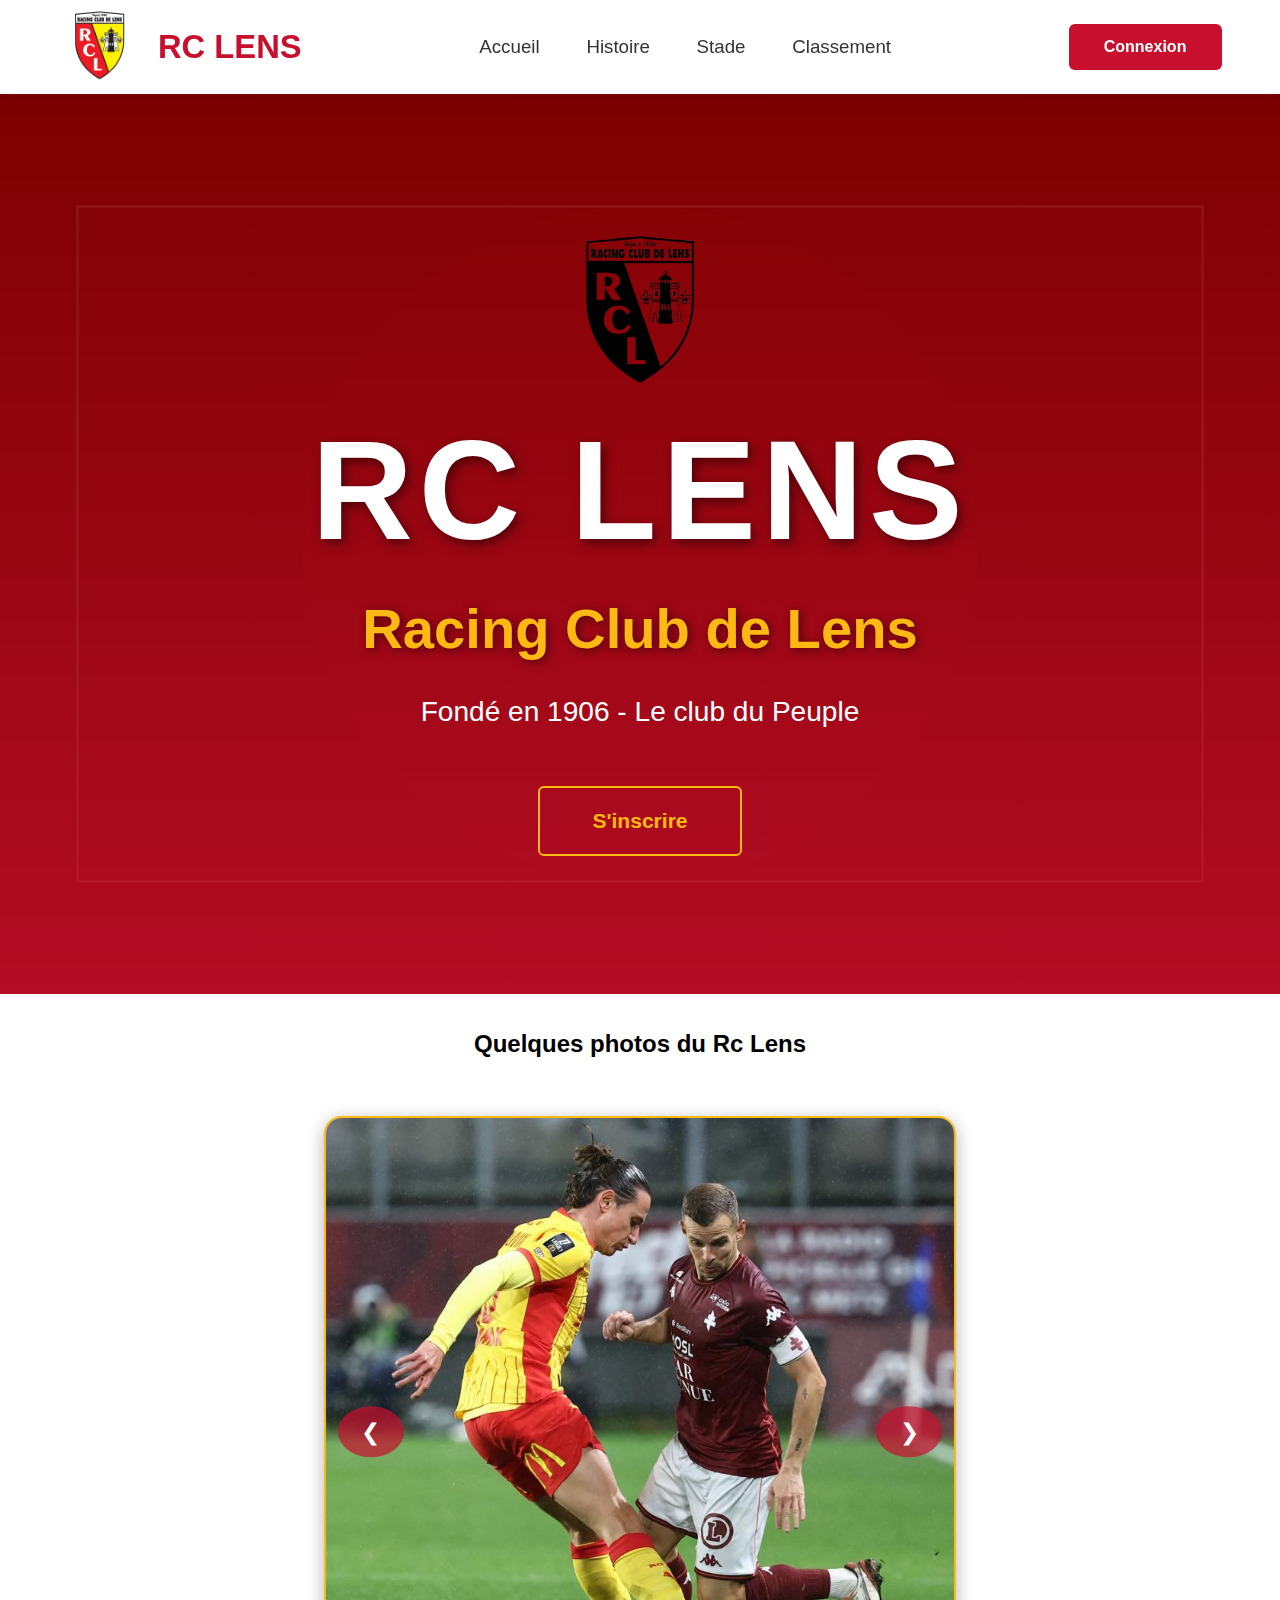
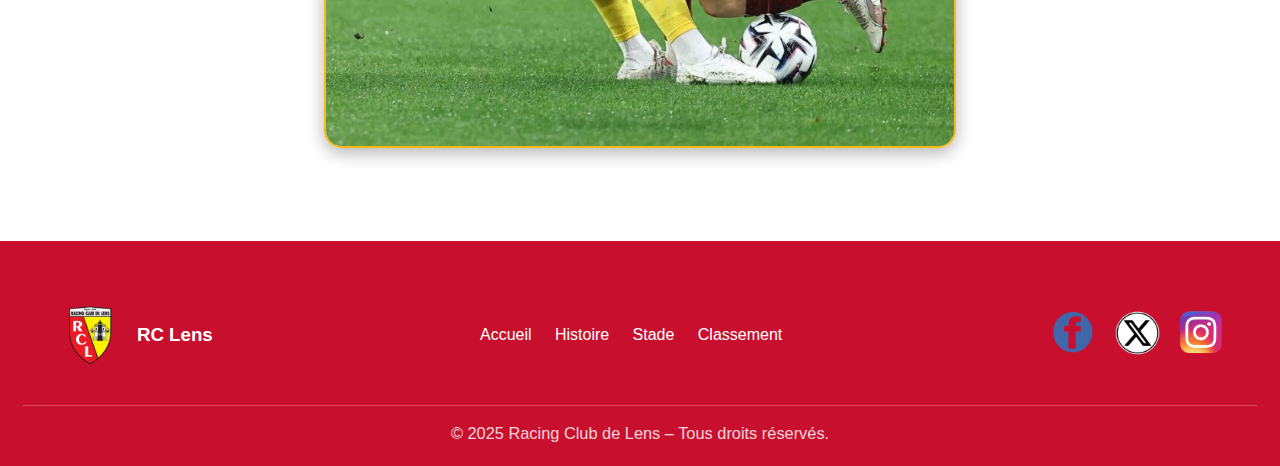
<file: index.html>
<!DOCTYPE html>
<html lang="fr">
<head>
    <meta charset="UTF-8">
    <meta name="viewport" content="width=device-width, initial-scale=1.0">
    <title>RC LENS - Racing Club de Lens</title>
    <link rel="stylesheet" href="css/style.css">
    <link rel="stylesheet" href="css/index.css">
    <link rel="icon" href="img/logo_lens_couleur.png" type="image/png">
</head>


<body>
    <header>
        <nav>
            <div class="logo">
                <a href="#accueil">
                    <img src="img/logo_lens_couleur.png" alt="Logo RC Lens" class="logo-img" id="logo_lens">
                </a>
                <span class="logo-text">RC LENS</span>
            </div>
            <ul class="nav-links">
                <li><a href="#accueil">Accueil</a></li>
                <li><a href="./histoire.html">Histoire</a></li>
                <li><a href="./stade.html">Stade</a></li>
                <li><a href="./classement.html">Classement</a></li>
            </ul>
            <a href="./connexion.html" class="btn-billetterie">Connexion</a>      
        </nav>
    </header>

    <section class="hero" id="accueil">
        <img src="img/logo_lens.png" alt="Logo RC Lens" class="logo-img" id="logo_lens2">
        <h1>RC LENS</h1>
        <h2>Racing Club de Lens</h2>
        <p>Fondé en 1906 - Le club du Peuple</p>
        <div class="hero-buttons">
            <a href="#palmares" class="btn-secondary">S'inscrire</a>
        </div>
    </section>

    <div section class="content">
         <br><br>
        <div class="Photo">
            <h2>Quelques photos du Rc Lens</h2>
        </div>

        <section class="lens-metz-carousel">
            <div class="carousel-container">
                <button class="carousel-btn prev">&#10094;</button>

                <div class="carousel-slide">
                    <img src="img/lens_metz.jpg" alt="Lens Metz 1">
                    <img src="img/evenement.jpg" alt="supporters">
                    <img src="img/supporters.jpg" alt="sarr">
                </div>

                <button class="carousel-btn next">&#10095;</button>
            </div>
        </section>


    </div>


    <footer class="footer">
        <div class="footer-content">
            <div class="footer-logo">
                <img src="img/logo_lens_couleur.png" alt="Logo RC Lens">
                <h3>RC Lens</h3>
            </div>

            <nav class="footer-nav">
                <ul>
                    <li><a href="./index.html">Accueil</a></li>
                    <li><a href="./histoire.html">Histoire</a></li>
                    <li><a href="./stade.html">Stade</a></li>
                    <li><a href="./classement.html">Classement</a></li>
                </ul>
            </nav>

        <div class="footer-socials">
            <a href="https://www.facebook.com/RCLens" target="_blank">
                <img src="img/facebook.png" alt="Facebook" class="social-icon">
            </a>
            <a href="https://x.com/RCLens" target="_blank">
                <img src="img/x.png" alt="X" class="social-icon">
            </a>
            <a href="https://www.instagram.com/rclens" target="_blank">
                <img src="img/instagram.png" alt="Instagram" class="social-icon">
            </a>
        </div>

        </div>

        <div class="footer-bottom">
            <p>© 2025 Racing Club de Lens – Tous droits réservés.</p>
        </div>
    </footer>

<script src="js/carousel.js"></script>
</body>
</html>
</file>
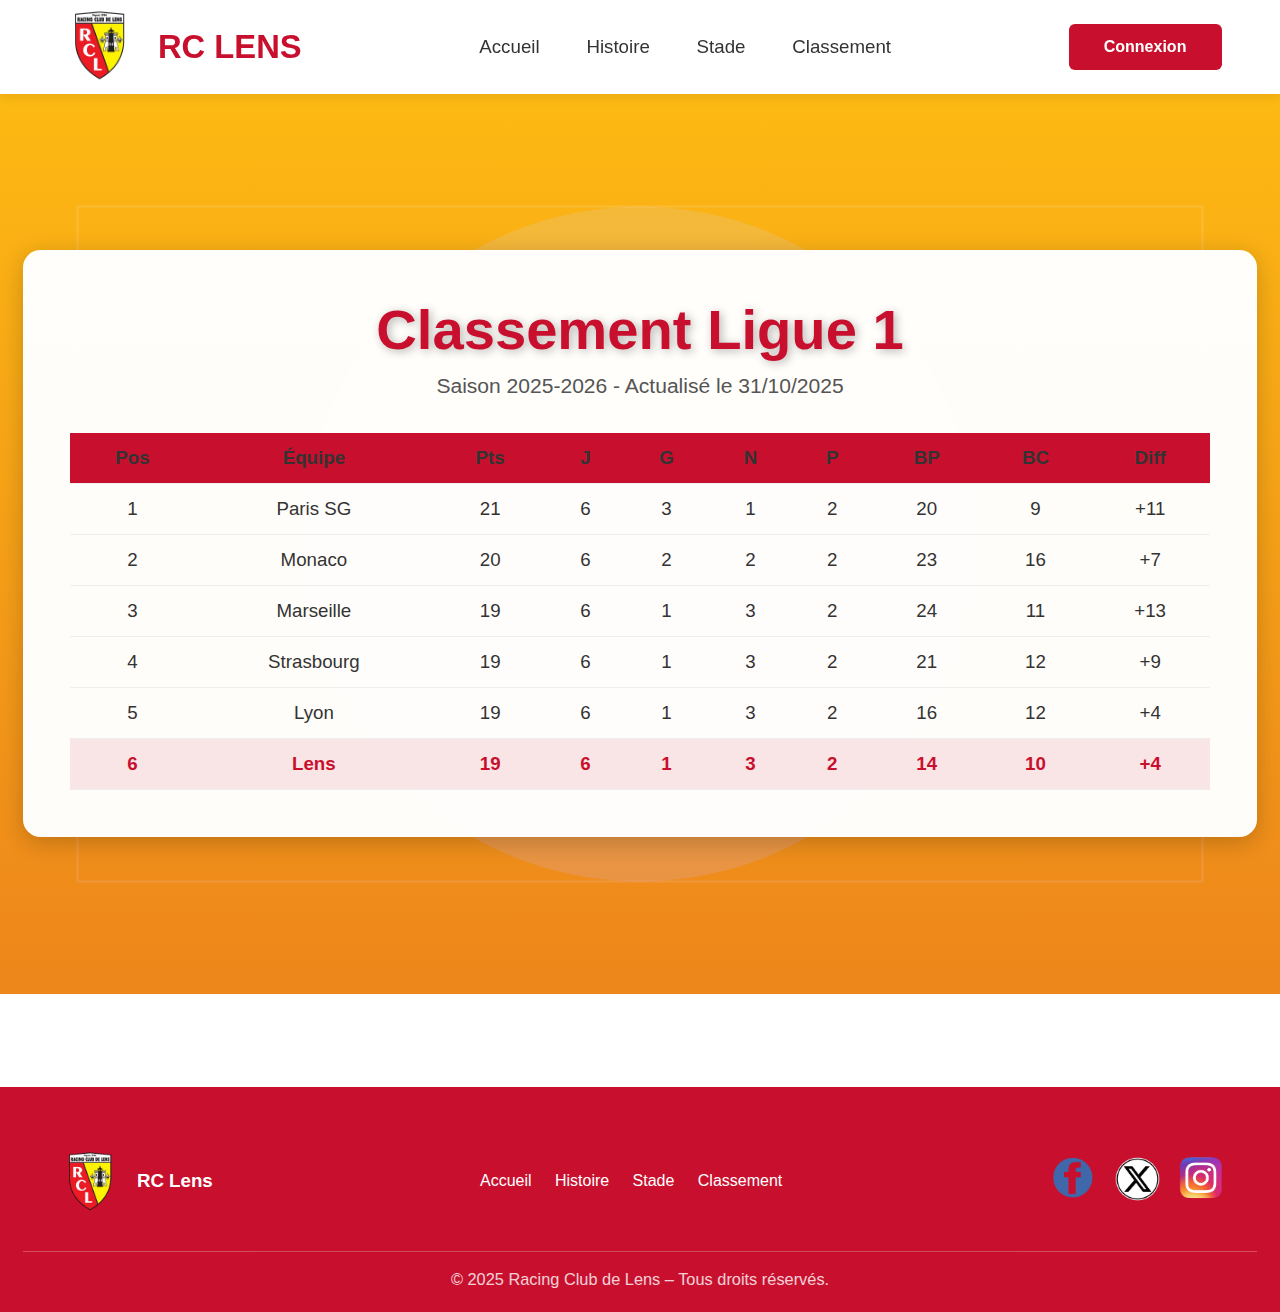
<file: classement.html>
<!DOCTYPE html>
<html lang="fr">
<head>
    <meta charset="UTF-8">
    <meta name="viewport" content="width=device-width, initial-scale=1.0">
    <title>Classement - RC LENS</title>
    <link rel="stylesheet" href="css/style.css">
    <link rel="stylesheet" href="css/classement.css">
    <link rel="icon" href="img/logo_lens_couleur.png" type="image/png">
</head>

<body>
    <header>
        <nav>
            <div class="logo">
                <a href="./index.html">
                    <img src="img/logo_lens_couleur.png" alt="Logo RC Lens" class="logo-img" id="logo_lens">
                </a>
                <span class="logo-text">RC LENS</span>
            </div>
            <ul class="nav-links">
                <li><a href="./index.html">Accueil</a></li>
                <li><a href="./histoire.html">Histoire</a></li>
                <li><a href="./stade.html">Stade</a></li>
                <li><a href="./classement.html">Classement</a></li>
            </ul>
            <a href="./connexion.html" class="btn-billetterie">Connexion</a>
        </nav>
    </header>
    
    <section class="classement-hero">
        <div class="classement-container">
            <h1>Classement Ligue 1</h1>
            <p>Saison 2025-2026 - Actualisé le 31/10/2025</p>
            <table class="classement-table">
                <thead>
                    <tr>
                        <th>Pos</th>
                        <th>Équipe</th>
                        <th>Pts</th>
                        <th>J</th>
                        <th>G</th>
                        <th>N</th>
                        <th>P</th>
                        <th>BP</th>
                        <th>BC</th>
                        <th>Diff</th>
                    </tr>
                </thead>
                <tbody>
                    <tr>
                        <td>1</td>
                        <td>Paris SG</td>
                        <td>21</td>
                        <td>6</td>
                        <td>3</td>
                        <td>1</td>
                        <td>2</td>
                        <td>20</td>
                        <td>9</td>
                        <td>+11</td>
                    </tr>
                    <tr>
                        <td>2</td>
                        <td>Monaco</td>
                        <td>20</td>
                        <td>6</td>
                        <td>2</td>
                        <td>2</td>
                        <td>2</td>
                        <td>23</td>
                        <td>16</td>
                        <td>+7</td>
                    </tr>
                    <tr>
                        <td>3</td>
                        <td>Marseille</td>
                        <td>19</td>
                        <td>6</td>
                        <td>1</td>
                        <td>3</td>
                        <td>2</td>
                        <td>24</td>
                        <td>11</td>
                        <td>+13</td>
                    </tr>
                    <tr>
                        <td>4</td>
                        <td>Strasbourg</td>
                        <td>19</td>
                        <td>6</td>
                        <td>1</td>
                        <td>3</td>
                        <td>2</td>
                        <td>21</td>
                        <td>12</td>
                        <td>+9</td>
                    </tr>
                    <tr>
                        <td>5</td>
                        <td>Lyon</td>
                        <td>19</td>
                        <td>6</td>
                        <td>1</td>
                        <td>3</td>
                        <td>2</td>
                        <td>16</td>
                        <td>12</td>
                        <td>+4</td>
                    </tr>
                    <tr class="rc-lens">
                        <td>6</td>
                        <td>Lens</td>
                        <td>19</td>
                        <td>6</td>
                        <td>1</td>
                        <td>3</td>
                        <td>2</td>
                        <td>14</td>
                        <td>10</td>
                        <td>+4</td>
                    </tr>
                </tbody>
            </table>
        </div>
    </section>



    <footer class="footer">
        <div class="footer-content">
            <div class="footer-logo">
                <img src="img/logo_lens_couleur.png" alt="Logo RC Lens">
                <h3>RC Lens</h3>
            </div>

            <nav class="footer-nav">
                <ul>
                    <li><a href="./index.html">Accueil</a></li>
                    <li><a href="./histoire.html">Histoire</a></li>
                    <li><a href="./stade.html">Stade</a></li>
                    <li><a href="./classement.html">Classement</a></li>
                </ul>
            </nav>

            <div class="footer-socials">
                <a href="https://www.facebook.com/RCLens" target="_blank">
                    <img src="img/facebook.png" alt="Facebook" class="social-icon">
                </a>
                <a href="https://x.com/RCLens" target="_blank">
                    <img src="img/x.png" alt="X" class="social-icon">
                </a>
                <a href="https://www.instagram.com/rclens" target="_blank">
                    <img src="img/instagram.png" alt="Instagram" class="social-icon">
                </a>
            </div>
        </div>

        <div class="footer-bottom">
            <p>© 2025 Racing Club de Lens – Tous droits réservés.</p>
        </div>
    </footer>

</body>
</html>
</file>
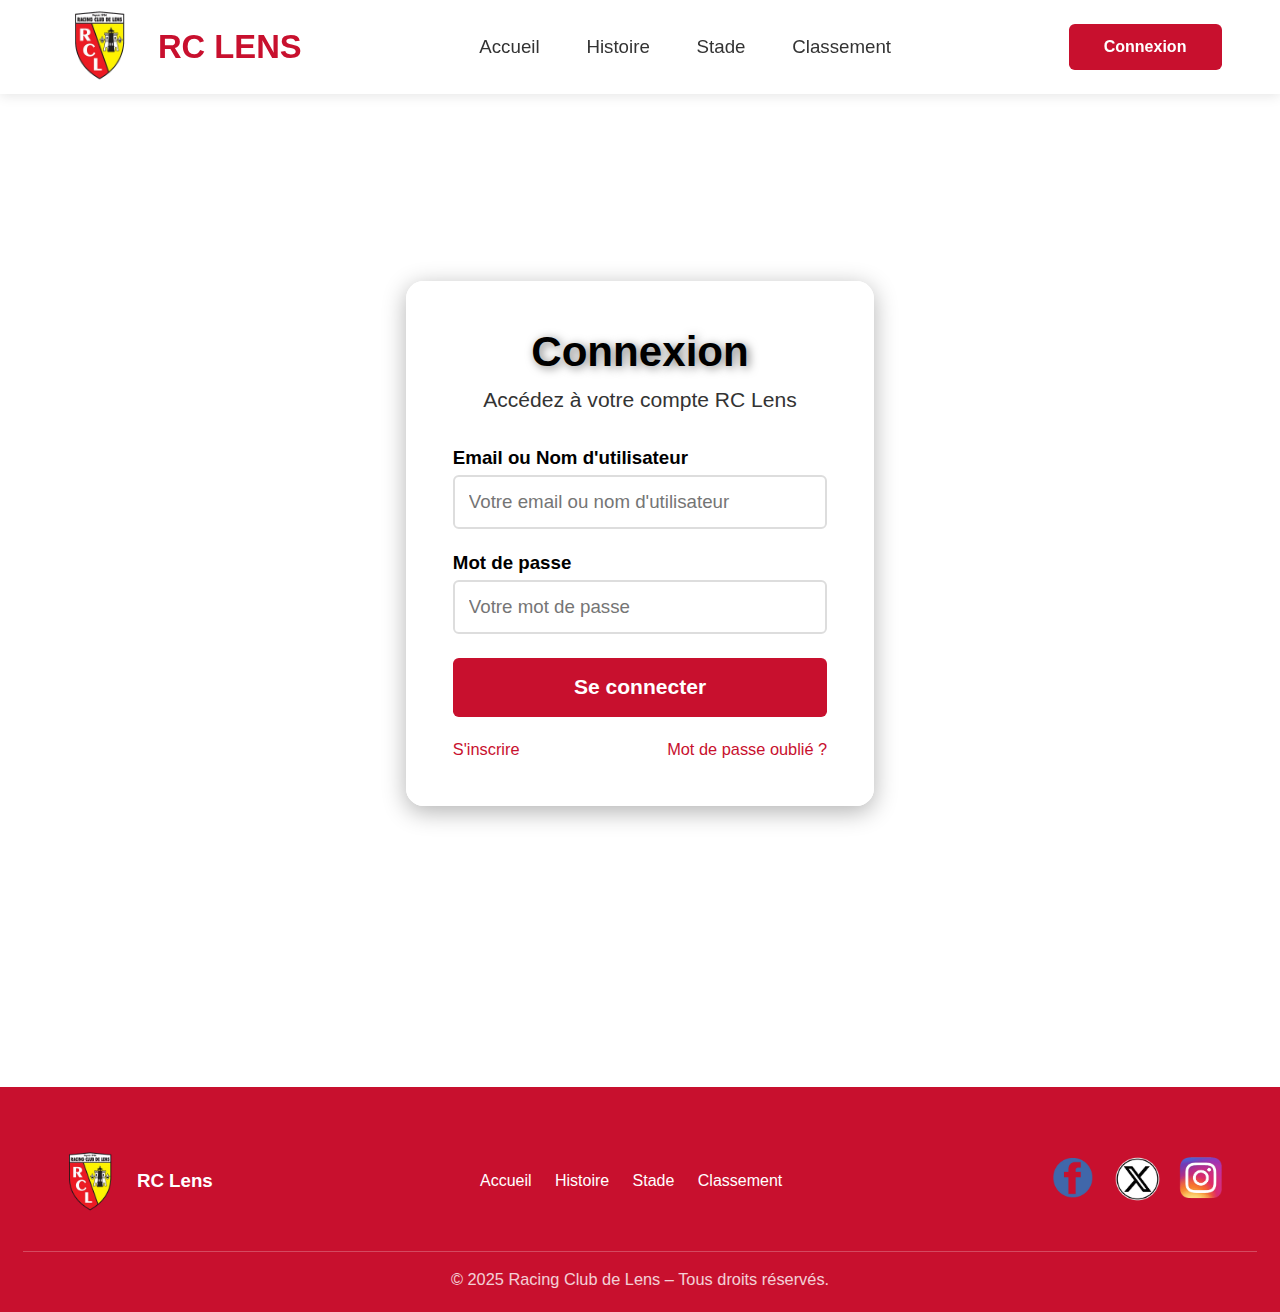
<file: connexion.html>
<!DOCTYPE html>
<html lang="fr">
<head>
    <meta charset="UTF-8">
    <meta name="viewport" content="width=device-width, initial-scale=1.0">
    <title>Connexion - RC LENS</title>
    <link rel="stylesheet" href="css/style.css">
    <link rel="stylesheet" href="css/connexion.css">
    <link rel="icon" href="img/logo_lens_couleur.png" type="image/png">
</head>

<body>
    <header>
        <nav>
            <div class="logo">
                <a href="./index.html">
                    <img src="img/logo_lens_couleur.png" alt="Logo RC Lens" class="logo-img" id="logo_lens">
                </a>
                <span class="logo-text">RC LENS</span>
            </div>
            <ul class="nav-links">
                <li><a href="./index.html">Accueil</a></li>
                <li><a href="./histoire.html">Histoire</a></li>
                <li><a href="./stade.html">Stade</a></li>
                <li><a href="./classement.html">Classement</a></li>
            </ul>
            <a href="./connexion.html" class="btn-billetterie">Connexion</a>      
        </nav>
    </header>

    <section class="connexion-hero">
        <div class="connexion-container">
            <h1>Connexion</h1>
            <p>Accédez à votre compte RC Lens</p>
            <form action="#" method="post" class="connexion-form"> 
                <div class="form-group">
                    <label for="email">Email ou Nom d'utilisateur</label>
                    <input type="text" id="email" name="email" required placeholder="Votre email ou nom d'utilisateur">
                </div>
                <div class="form-group">
                    <label for="password">Mot de passe</label>
                    <input type="password" id="password" name="password" required placeholder="Votre mot de passe">
                </div>
                <button type="submit" class="btn-connexion">Se connecter</button>
                <div class="form-links">
                    <a href="./inscription.html">S'inscrire</a> 
                    <a href="#forgot">Mot de passe oublié ?</a>
                </div>
            </form>
        </div>
    </section>

    <footer class="footer">
        <div class="footer-content">
            <div class="footer-logo">
                <img src="img/logo_lens_couleur.png" alt="Logo RC Lens">
                <h3>RC Lens</h3>
            </div>

            <nav class="footer-nav">
                <ul>
                    <li><a href="./index.html">Accueil</a></li>
                    <li><a href="./histoire.html">Histoire</a></li>
                    <li><a href="./stade.html">Stade</a></li>
                    <li><a href="./classement.html">Classement</a></li>
                </ul>
            </nav>

            <div class="footer-socials">
                <a href="https://www.facebook.com/RCLens" target="_blank">
                    <img src="img/facebook.png" alt="Facebook" class="social-icon">
                </a>
                <a href="https://x.com/RCLens" target="_blank">
                    <img src="img/x.png" alt="X" class="social-icon">
                </a>
                <a href="https://www.instagram.com/rclens" target="_blank">
                    <img src="img/instagram.png" alt="Instagram" class="social-icon">
                </a>
            </div>
        </div>

        <div class="footer-bottom">
            <p>© 2025 Racing Club de Lens – Tous droits réservés.</p>
        </div>
    </footer>

</body>
</html>
</file>
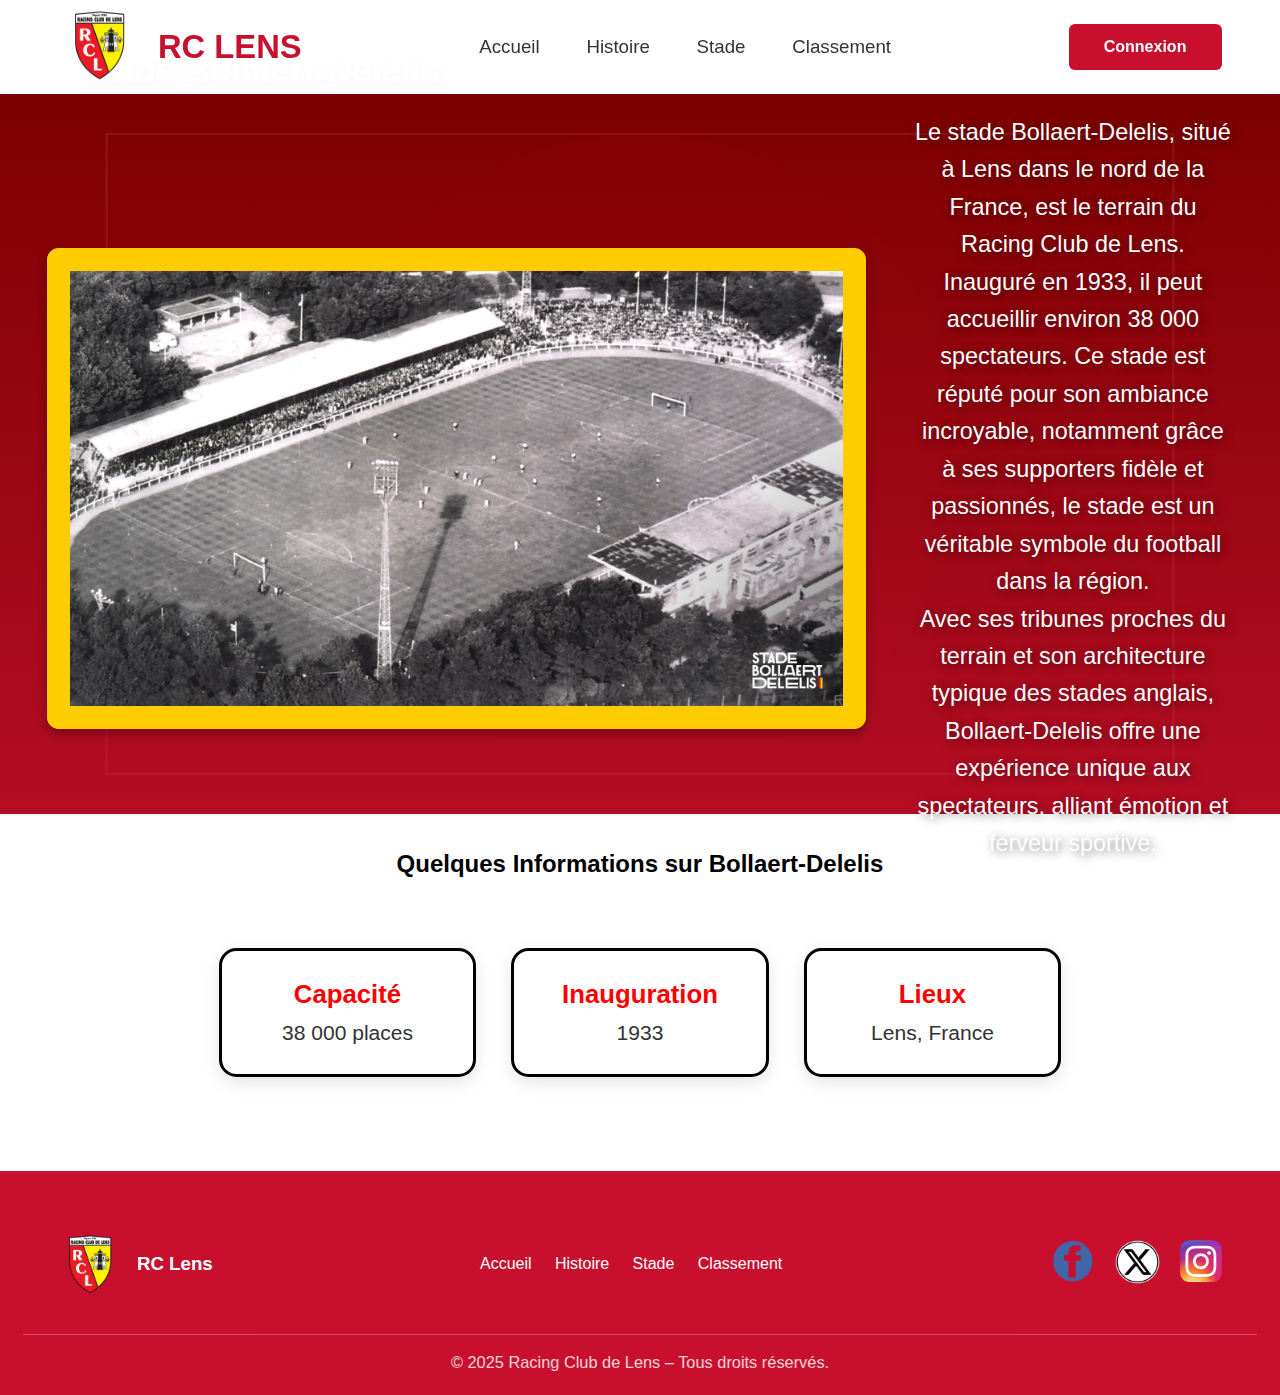
<file: stade.html>
<!DOCTYPE html>
<html lang="fr">
<head>
    <meta charset="UTF-8">
    <meta name="viewport" content="width=device-width, initial-scale=1.0">
    <title>RC LENS - Racing Club de Lens</title>
    <link rel="stylesheet" href="css/style.css">
    <link rel="stylesheet" href="css/stade.css">
    <link rel="icon" href="img/logo_lens_couleur.png" type="image/png">
</head>


<body>
    <header>
        <nav>
            <div class="logo">
                <a href="./index.html">
                    <img src="img/logo_lens_couleur.png" alt="Logo RC Lens" class="logo-img" id="logo_lens">
                </a>
                <span class="logo-text">RC LENS</span>
            </div>
            <ul class="nav-links">
                <li><a href="./index.html">Accueil</a></li>
                <li><a href="./histoire.html">Histoire</a></li>
                <li><a href="./stade.html">Stade</a></li>
                <li><a href="./classement.html">Classement</a></li>
            </ul>
            <a href="./connexion.html" class="btn-billetterie">Connexion</a>      
        </nav>
    </header>

    <section class="stade-hero" id="accueil">
        <h1>Stade Bollaert-Delelis</h1>
        <div class="stade-content">
            <div class="Bollaert">
                <img src="img/bollaert.jpg" alt="Bollaert">
            </div>
            <div class="stade-description">
                <p> Le stade Bollaert-Delelis, situé à Lens dans le nord de la France, est le terrain du Racing Club de Lens. 
                    <br> Inauguré en 1933, il peut accueillir environ 38 000 spectateurs. Ce stade est réputé pour son ambiance incroyable, notamment grâce à ses supporters fidèle et passionnés, le stade est un véritable symbole du football dans la région. 
                    <br> Avec ses tribunes proches du terrain et son architecture typique des stades anglais, Bollaert-Delelis offre une expérience unique aux spectateurs, alliant émotion et ferveur sportive.</p>
            </div>
        </div>
    </section>

    <div section class="content">
         <br><br>
        <div class="Photo">
            <h2>Quelques Informations sur Bollaert-Delelis</h2>
        </div>

        <div class="info-cards">
            <div class="info-card">
                <h3>Capacité</h3>
                <p>38 000 places</p>
            </div>

            <div class="info-card">
                <h3>Inauguration</h3>
                <p>1933</p>
            </div>

            <div class="info-card">
                <h3>Lieux</h3>
                <p>Lens, France</p>
            </div>
        </div>

    </div>


    <footer class="footer">
        <div class="footer-content">
            <div class="footer-logo">
                <img src="img/logo_lens_couleur.png" alt="Logo RC Lens">
                <h3>RC Lens</h3>
            </div>

            <nav class="footer-nav">
                <ul>
                    <li><a href="./index.html">Accueil</a></li>
                    <li><a href="./histoire.html">Histoire</a></li>
                    <li><a href="./stade.html">Stade</a></li>
                    <li><a href="./classement.html">Classement</a></li>
                </ul>
            </nav>

        <div class="footer-socials">
            <a href="https://www.facebook.com/RCLens" target="_blank">
                <img src="img/facebook.png" alt="Facebook" class="social-icon">
            </a>
            <a href="https://x.com/RCLens" target="_blank">
                <img src="img/x.png" alt="X" class="social-icon">
            </a>
            <a href="https://www.instagram.com/rclens" target="_blank">
                <img src="img/instagram.png" alt="Instagram" class="social-icon">
            </a>
        </div>

        </div>

        <div class="footer-bottom">
            <p>© 2025 Racing Club de Lens – Tous droits réservés.</p>
        </div>
    </footer>

<script src="js/carousel.js"></script>
</body>
</html>
</file>
<file: css/style.css>
* {
    margin: 0;
    padding: 0;
    box-sizing: border-box;
}

body {
    font-family: 'Arial', sans-serif;
    overflow-x: hidden;
}

header {
    position: fixed;
    top: 0;
    width: 100%;
    background-color: rgba(255, 255, 255, 0.95);
    box-shadow: 0 0.26vh 1.3vh rgba(0, 0, 0, 0.1);
    z-index: 1000;
    padding: 0 6.5vh;
}

nav {
    display: flex;
    justify-content: space-between;
    align-items: center;
    height: 10.4vh;
}

.logo {
    display: flex;
    align-items: center;
    gap: 1.95vh;
}

.logo-circle {
    width: 6.5vh;
    height: 6.5vh;
    background-color: #C8102E;
    border-radius: 50%;
    display: flex;
    align-items: center;
    justify-content: center;
    font-weight: bold;
    color: white;
    font-size: 2.6vh;
}

.logo-text {
    font-size: 3.64vh;
    font-weight: bold;
    color: #C8102E;
}

.nav-links {
    display: flex;
    list-style: none;
    gap: 5.2vh;
}

.nav-links a {
    text-decoration: none;
    color: #333;
    font-size: 2.08vh;
    font-weight: 500;
    transition: color 0.3s;
}

.nav-links a:hover {
    color: #C8102E;
}

.btn-billetterie {
    background-color: #C8102E;
    color: white;
    padding: 1.56vh 3.9vh;
    border-radius: 0.65vh;
    text-decoration: none;
    font-weight: bold;
    transition: background-color 0.3s;
}

.btn-billetterie:hover {
    background-color: #a00d25;
}

#logo_lens {
    width: 9.1vh;
    height: auto;
}

.Photo {
    text-align: center;
    margin-bottom: 6.5vh;
}

footer {
    background-color: black;
    color: white;
    text-align: center;
    padding: 2.6vh 0;
    margin-top: 6.5vh;
}

/* FOOTER */
.footer {
    background-color: #C8102E; 
    color: white;
    padding: 5.2vh 2.6vh 2.6vh;
    margin-top: 10.4vh;
}

.footer-content {
    display: flex;
    flex-wrap: wrap;
    justify-content: space-between;
    align-items: center;
    max-width: 130vh;
    margin: 0 auto;
    text-align: center;
}

.footer-logo {
    display: flex;
    align-items: center;
    gap: 1.3vh;
}

.footer-logo img {
    width: 7.8vh;
    height: auto;
}

.footer-nav ul {
    list-style: none;
    display: flex;
    flex-wrap: wrap;
    gap: 2.6vh;
    padding: 0;
    margin: 0;
}

.footer-nav a {
    color: white;
    text-decoration: none;
    font-weight: 500;
    transition: color 0.3s;
}

.footer-nav a:hover {
    color: #FDB913; 
}

.footer-socials {
    display: flex;
    gap: 1.95vh;
}

.footer-socials a {
    color: white;
    text-decoration: none;
    font-weight: bold;
    transition: color 0.3s;
}

.footer-socials a:hover {
    color: #FDB913;
}

.footer-bottom {
    border-top: 0.13vh solid rgba(255,255,255,0.3);
    margin-top: 2.6vh;
    padding-top: 1.95vh;
    text-align: center;
    font-size: 1.82vh;
    opacity: 0.8;
}

.footer-socials img {
    width: 5.2vh;
    height: auto;
}
</file>
<file: css/index.css>
.hero {
    height: 100vh;
    background: linear-gradient(rgba(139, 0, 0, 0.6), rgba(200, 16, 46, 0.8)), 
                url('data:image/svg+xml,<svg xmlns="http://www.w3.org/2000/svg" viewBox="0 0 1200 800"><rect fill="%23600" width="1200" height="800"/><circle cx="600" cy="400" r="300" fill="%23700" opacity="0.3"/><rect x="100" y="100" width="1000" height="600" fill="none" stroke="%23fff" stroke-width="2" opacity="0.2"/></svg>');
    background-size: cover;
    background-position: center;
    display: flex;
    flex-direction: column;
    justify-content: center;
    align-items: center;
    text-align: center;
    color: white;
    padding: 0 2.6vh;
    margin-top: 10.4vh;
}

.hero h1 {
    font-size: 15.6vh;
    font-weight: 900;
    letter-spacing: 0.65vh;
    margin-bottom: 2.6vh;
    text-shadow: 0.39vh 0.39vh 1.3vh rgba(0, 0, 0, 0.5);
}

.hero h2 {
    font-size: 6.24vh;
    color: #FDB913;
    margin-bottom: 3.9vh;
    text-shadow: 0.26vh 0.26vh 1.04vh rgba(0, 0, 0, 0.5);
}

.hero p {
    font-size: 3.12vh;
    margin-bottom: 6.5vh;
    font-weight: 300;
}

.hero-buttons {
    display: flex;
    gap: 2.6vh;
    flex-wrap: wrap;
    justify-content: center;
}

.btn-primary {
    background-color: #C8102E;
    color: white;
    padding: 2.34vh 5.85vh;
    font-size: 2.34vh;
    font-weight: bold;
    text-decoration: none;
    border-radius: 0.65vh;
    transition: all 0.3s;
    border: 0.26vh solid #C8102E;
}

.btn-primary:hover {
    background-color: white;
    color: #C8102E;
    transform: translateY(-0.39vh);
    box-shadow: 0 0.65vh 1.95vh rgba(0, 0, 0, 0.3);
}

.btn-secondary {
    background-color: transparent;
    color: #FDB913;
    padding: 2.34vh 5.85vh;
    font-size: 2.34vh;
    font-weight: bold;
    text-decoration: none;
    border-radius: 0.65vh;
    border: 0.26vh solid #FDB913;
    transition: all 0.3s;
}

.btn-secondary:hover {
    background-color: #FDB913;
    color: #8B0000;
    transform: translateY(-0.39vh);
    box-shadow: 0 0.65vh 1.95vh rgba(253, 185, 19, 0.4);
}

#logo_lens {
    width: 9.1vh;
    height: auto;
}

#logo_lens2 {
    width: 19.5vh;
    height: auto;
    margin-bottom: 2.6vh;
}

.lens-metz {
    background-color: rgba(255, 255, 255, 0.1);
    border: 0.26vh solid #FDB913;
    border-radius: 1.95vh;
    max-width: 65vh;
    margin: 0 auto;
    padding: 5.2vh;
    text-align: center;
    box-shadow: 0 0.52vh 1.95vh rgba(0, 0, 0, 0.3);
    transition: transform 0.3s ease, box-shadow 0.3s ease;
}

.lens-metz:hover {
    transform: translateY(-0.65vh);
    box-shadow: 0 1.04vh 3.25vh rgba(253, 185, 19, 0.5);
}

.lens-metz h3 {
    color: #FDB913;
    font-size: 3.9vh;
    margin-bottom: 2.6vh;
    text-shadow: 0.13vh 0.13vh 0.65vh rgba(0, 0, 0, 0.5);
}

.lens-metz p {
    font-size: 2.6vh;
    color: black;
    margin-bottom: 3.9vh;
    font-weight: 300;
}

#lens_metz {
    width: 80%;
    max-width: 78vh;
    border-radius: 1.3vh;
    border: 0.39vh solid #FDB913;
    box-shadow: 0 0.65vh 2.6vh rgba(0, 0, 0, 0.5);
    transition: transform 0.4s ease;
}

#lens_metz:hover {
    transform: scale(1.05);
}

.lens-metz-carousel {
    max-width: 117vh;
    margin: 6.5vh auto;
    text-align: center;
    color: white;
}

.carousel-container {
    position: relative;
    overflow: hidden;
    border-radius: 1.95vh;
    border: 0.26vh solid #FDB913;
    box-shadow: 0 0.52vh 1.95vh rgba(0,0,0,0.3);
    max-width: 60%; 
    margin: 0 auto; 
}

.carousel-slide {
    display: flex;
    transition: transform 0.5s ease-in-out;
}

.carousel-slide img {
    min-width: 100%;
    height: auto;
    display: block;
    object-fit: cover;
}

.carousel-btn {
    position: absolute;
    top: 50%;
    transform: translateY(-50%);
    background-color: rgba(200,16,46,0.7);
    color: white;
    border: none;
    font-size: 2.6vh;
    padding: 1.3vh 2.6vh;
    cursor: pointer;
    border-radius: 50%;
    z-index: 10;
    transition: background-color 0.3s;
}

.carousel-btn:hover {
    background-color: #FDB913;
    color: #8B0000;
}

.carousel-btn.prev {
    left: 1.3vh;
}

.carousel-btn.next {
    right: 1.3vh;
}
</file>
<file: css/classement.css>
.classement-hero {
    min-height: 100vh;
    background: linear-gradient(rgba(253, 185, 19, 0.4), rgba(200, 16, 46, 0.3)), 
                url('data:image/svg+xml,<svg xmlns="http://www.w3.org/2000/svg" viewBox="0 0 1200 800"><rect fill="%23FDB913" width="1200" height="800"/><circle cx="600" cy="400" r="300" fill="%23ddd" opacity="0.3"/><rect x="100" y="100" width="1000" height="600" fill="none" stroke="%23fff" stroke-width="2" opacity="0.2"/></svg>');
    background-size: cover;
    background-position: center;
    display: flex;
    justify-content: center;
    align-items: center;
    text-align: center;
    color: white;
    padding: 13vh 2.6vh;
    margin-top: 10.4vh;
}

.classement-container {
    max-width: 156vh;
    width: 100%;
    background-color: rgba(255, 255, 255, 0.98); 
    border-radius: 1.95vh;
    padding: 5.2vh;
    box-shadow: 0 0.65vh 2.6vh rgba(0, 0, 0, 0.2);
}

.classement-container h1 {
    font-size: 6.24vh;
    font-weight: 900;
    color: #C8102E; 
    margin-bottom: 1.3vh;
    text-shadow: 0.26vh 0.26vh 1.04vh rgba(0, 0, 0, 0.3);
}

.classement-container p {
    font-size: 2.34vh;
    color: #555; 
    margin-bottom: 3.9vh;
}

.classement-table {
    width: 100%;
    border-collapse: collapse;
    font-size: 2.08vh;
    color: #333;
}

.classement-table th,
.classement-table td {
    padding: 1.56vh;
    text-align: center;
    border-bottom: 0.13vh solid #eee; 
}

.classement-table th {
    background-color: #C8102E;
    color: #333; 
    font-weight: bold;
}

.classement-table tr:hover {
    background-color: rgba(253, 185, 19, 0.1); /* Survol jaune */
}

.classement-table .rc-lens {
    background-color: rgba(200, 16, 46, 0.1); 
    font-weight: bold;
}

.classement-table .rc-lens td {
    color: #C8102E; 
}
</file>
<file: css/connexion.css>
.connexion-hero {
    height: 100vh;
    background: url('https://www.francebleu.fr/pikapi/images/764f05fb-b59c-4df8-aa5a-4e27e48dd132/1200x680?webp=false');
     
    background-size: cover;
    background-position: center;
    display: flex;
    justify-content: center;
    align-items: center;
    text-align: center;
    color: white;
    padding: 0 2.6vh;
    margin-top: 10.4vh; 
}

.connexion-container {
    background-color: rgba(255, 255, 255, 0.9); /* Fond a moitié transparent pour le formulaire */
    border-radius: 1.95vh;
    padding: 5.2vh;
    max-width: 52vh;
    width: 100%;
    box-shadow: 0 0.65vh 2.6vh rgba(0, 0, 0, 0.3);
}

.connexion-container h1 {
    font-size: 4.68vh;
    font-weight: 900;
    color: black; 
    margin-bottom: 1.3vh;
    text-shadow: 0.26vh 0.26vh 1.04vh rgba(0, 0, 0, 0.5);
}

.connexion-container p {
    font-size: 2.34vh;
    color: #333;
    margin-bottom: 3.9vh;
}

.connexion-form {
    display: flex;
    flex-direction: column;
    gap: 2.6vh;
}

.form-group {
    text-align: left;
}

.form-group label {
    display: block;
    font-size: 2.08vh;
    font-weight: 600;
    color: black;
    margin-bottom: 0.65vh;
}

.form-group input {
    width: 100%;
    padding: 1.56vh;
    border: 0.26vh solid #ddd;
    border-radius: 0.65vh;
    font-size: 2.08vh;
    transition: border-color 0.3s;
}

.form-group input:focus {
    border-color: #C8102E;
    outline: none;
}

.btn-connexion {
    background-color: #C8102E;
    color: white;
    padding: 1.95vh;
    font-size: 2.34vh;
    font-weight: bold;
    border: none;
    border-radius: 0.65vh;
    cursor: pointer;
    transition: background-color 0.3s;
}

.btn-connexion:hover {
    background-color: #a00d25;
}

.form-links {
    display: flex;
    justify-content: space-between;
    font-size: 1.82vh;
}

.form-links a {
    color: #C8102E;
    text-decoration: none;
    transition: color 0.3s;
}

.form-links a:hover {
    color: #FDB913; 
}
</file>
<file: css/stade.css>
.stade-hero {
    height: 80vh;
    background: linear-gradient(rgba(139, 0, 0, 0.6), rgba(200, 16, 46, 0.8)), 
                url('data:image/svg+xml,<svg xmlns="http://www.w3.org/2000/svg" viewBox="0 0 1200 800"><rect fill="%23600" width="1200" height="800"/><circle cx="600" cy="400" r="300" fill="%23700" opacity="0.3"/><rect x="100" y="100" width="1000" height="600" fill="none" stroke="%23fff" stroke-width="2" opacity="0.2"/></svg>');
    background-size: cover;
    background-position: center;
    display: flex;
    flex-direction: column;
    justify-content: center;
    align-items: center;
    text-align: center;
    color: white;
    padding: 0 2.6vh;
    margin-top: 10.4vh;
}

.stade-hero h1 {
    font-size: 3.9vh;
    font-weight: 800;
    margin-top: 0.65vh;
    margin-bottom: 2.6vh;
    margin-right: 84.5vh;
    text-shadow: 0.39vh 0.39vh 1.3vh rgba(0, 0, 0, 0.5);
}

.stade-content {
    display: flex;
    align-items: center;
    justify-content: flex-start; 
    gap: 5.2vh;
    max-width: 182vh;
    margin: 0 auto;
    padding: 0 2.6vh;
}

.Bollaert {
    display: flex;
    justify-content: center;
}

.Bollaert img {
    width: 91vh;
    max-width: none;
    height: auto;
    border: 2.6vh solid #ffcc00;
    border-radius: 1.3vh;
    box-shadow: 0 0.52vh 1.04vh rgba(0,0,0,0.3);
}

.stade-description {
    flex: 1; /* Permet au texte de prendre tout l'espace restant */
}

.stade-description p {
    font-size: 2.6vh;
    font-weight: 400;
    line-height: 1.6;
    text-shadow: 0.26vh 0.26vh 1.04vh rgba(0, 0, 0, 0.5);
    margin: 0;
}

.info-cards {
    display: flex;
    flex-wrap: wrap;
    justify-content: center;
    gap: 3.9vh;
    margin: 7.8vh auto;
    max-width: 130vh;
}

.info-card {
    background-color: white;
    border: 0.39vh solid black;
    border-radius: 1.95vh;
    width: 28.6vh;
    padding: 3.25vh;
    text-align: center;
    box-shadow: 0 0.65vh 1.95vh rgba(0,0,0,0.1);
    transition: transform 0.3s ease, box-shadow 0.3s ease;
}

.info-card:hover {
    transform: translateY(-0.65vh);
    box-shadow: 0 1.04vh 3.25vh rgba(200, 16, 46, 0.4);
}

.info-card h3 {
    color: red;
    font-size: 2.86vh;
    margin-bottom: 1.3vh;
}

.info-card p {
    font-size: 2.34vh;
    color: #333;
    font-weight: 500;
}
</file>
